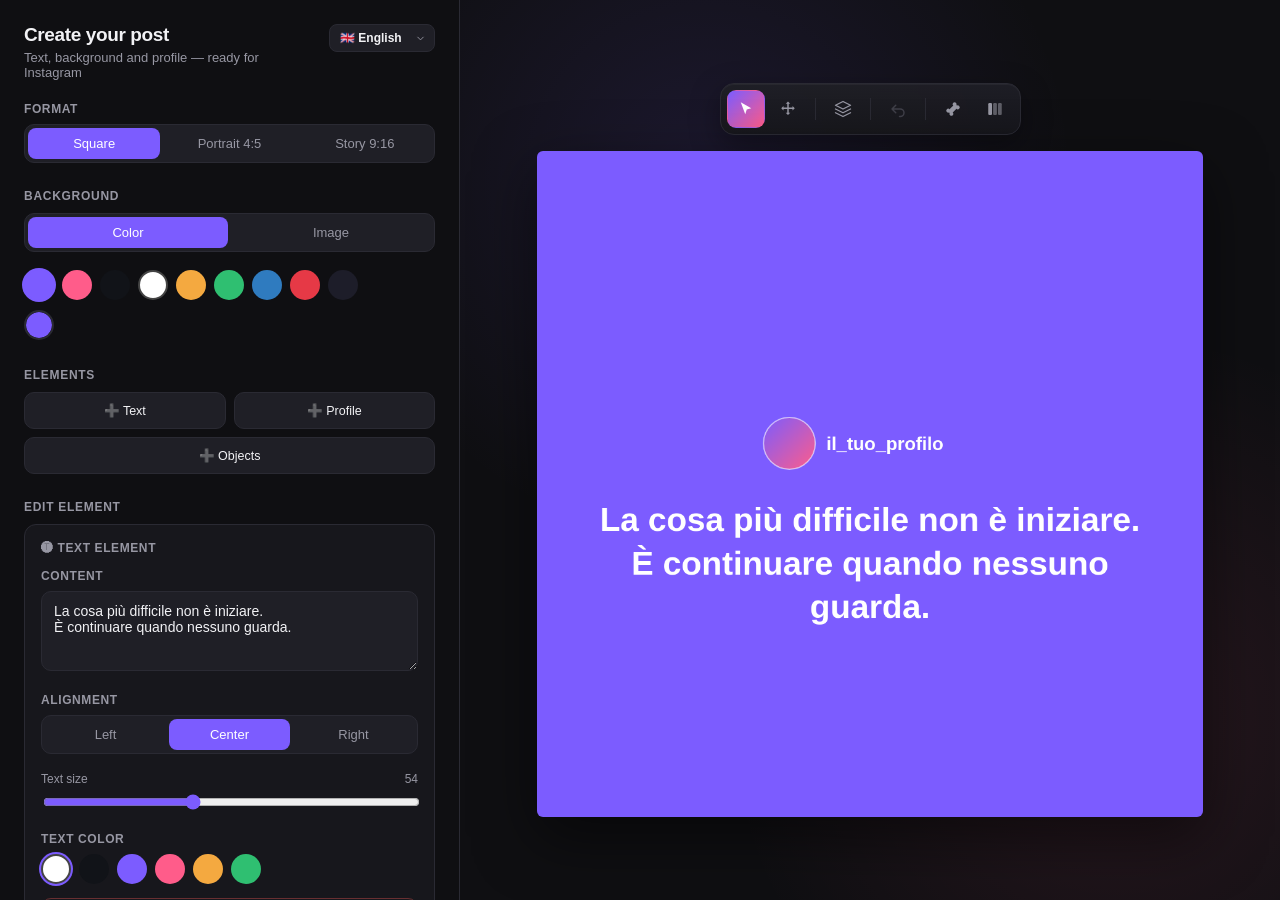
<file: index.html>
<!DOCTYPE html>
<html lang="it">
<head>
<meta charset="UTF-8">
<meta name="viewport" content="width=device-width, initial-scale=1, viewport-fit=cover">
<title>Post Creator</title>
<link rel="stylesheet" href="css/style.css">
</head>
<body>
<div class="app">
  <div class="panel">
    <div class="title-row">
      <div>
        <h1 data-i18n="title">Crea il tuo post</h1>
        <p class="subtitle" data-i18n="subtitle">Testo, sfondo e profilo — pronto per Instagram</p>
      </div>
      <select class="lang-select" id="langSelect" aria-label="Lingua / Language">
        <option value="it">🇮🇹 Italiano</option>
        <option value="en">🇬🇧 English</option>
        <option value="es">🇪🇸 Español</option>
        <option value="fr">🇫🇷 Français</option>
        <option value="de">🇩🇪 Deutsch</option>
      </select>
    </div>

    <div class="field">
      <label data-i18n="label_format">Formato</label>
      <div class="seg" id="formatSeg">
        <button data-fmt="square" class="active" data-i18n="fmt_square">Quadrato</button>
        <button data-fmt="portrait" data-i18n="fmt_portrait">Verticale 4:5</button>
        <button data-fmt="story" data-i18n="fmt_story">Storia 9:16</button>
      </div>
    </div>

    <div class="section-title" data-i18n="section_background">Sfondo</div>
    <div class="field">
      <div class="seg" id="bgModeSeg">
        <button data-mode="color" class="active" data-i18n="bgmode_color">Colore</button>
        <button data-mode="image" data-i18n="bgmode_image">Immagine</button>
      </div>
    </div>
    <div class="field" id="bgColorField">
      <div class="swatches" id="colorSwatches"></div>
      <input type="color" id="customColor" value="#7c5cff">
    </div>
    <div class="field" id="bgImageField" style="display:none;">
      <label class="file-btn" for="bgImageInput" data-i18n="bgimage_label">📷 Carica immagine di sfondo</label>
      <input type="file" id="bgImageInput" accept="image/*">
    </div>

    <div class="section-title" data-i18n="section_elements">Elementi</div>
    <div class="add-row">
      <button class="action-btn" id="addTextBtn" data-i18n="add_text">➕ Testo</button>
      <button class="action-btn" id="addProfileBtn" data-i18n="add_profile">➕ Profilo</button>
    </div>
    <div class="add-row">
      <div class="objects-menu-wrap">
        <button class="action-btn" id="addObjectBtn" data-i18n="add_object">➕ Oggetti</button>
        <div class="objects-menu" id="objectsMenu">
          <button type="button" data-shape="line" data-i18n="shape_line">📏 Linea</button>
          <button type="button" data-shape="rect" data-i18n="shape_rect">▭ Rettangolo</button>
          <button type="button" data-shape="circle" data-i18n="shape_circle">⚪ Cerchio</button>
          <button type="button" data-shape="rhombus" data-i18n="shape_rhombus">◆ Rombo</button>
        </div>
      </div>
    </div>

    <div class="section-title" data-i18n="section_edit_element">Modifica elemento</div>
    <div id="elementEditor"></div>

    <div class="section-title" data-i18n="section_structure">Struttura layout</div>
    <div class="struct-row">
      <button class="struct-btn export" id="exportStructBtn">
        <svg viewBox="0 0 24 24" width="16" height="16"><path d="M12 3v12m0 0-4-4m4 4 4-4M5 17v2a2 2 0 0 0 2 2h10a2 2 0 0 0 2-2v-2" fill="none" stroke="currentColor" stroke-width="1.8" stroke-linecap="round" stroke-linejoin="round"/></svg>
        <span data-i18n="export_struct">Esporta struttura</span>
      </button>
      <label class="struct-btn import" for="importStructInput">
        <svg viewBox="0 0 24 24" width="16" height="16"><path d="M12 15V3m0 0-4 4m4-4 4 4M5 17v2a2 2 0 0 0 2 2h10a2 2 0 0 0 2-2v-2" fill="none" stroke="currentColor" stroke-width="1.8" stroke-linecap="round" stroke-linejoin="round"/></svg>
        <span data-i18n="import_struct">Importa struttura</span>
      </label>
      <input type="file" id="importStructInput" accept="application/json,.json">
    </div>
    <div class="hint" data-i18n="hint_struct">Esporta solo il layout — testi, posizioni, colori, formato — in un piccolo file .json, senza le immagini caricate, per riusare velocemente la stessa impostazione su un nuovo post.</div>

    <div class="download-bar">
      <button class="btn-primary" id="downloadBtn" data-i18n="download_btn">Scarica immagine PNG</button>
    </div>
    <div class="hint" data-i18n="hint_sizes">Quadrato 1080×1080 · Verticale 1080×1350 · Storia 1080×1920 — tutte le dimensioni consigliate da Instagram.</div>
    <div class="hint" data-i18n="hint_autosave">💾 Il progetto viene salvato automaticamente in questo browser: se chiudi o ricarichi la pagina, lo ritrovi com'era.</div>
    <button type="button" class="link-btn" id="clearAutosaveBtn" data-i18n="clear_autosave">Cancella dati salvati e ricomincia</button>
  </div>

  <div class="stage">
    <div class="stage-inner">
      <div class="toolbar">
        <button class="tool-btn active" id="toolSelect" data-tooltip="Seleziona / naviga" data-i18n-tooltip="tooltip_select">
          <svg viewBox="0 0 24 24" width="18" height="18"><path d="M5 3l14 8-6 1.5L11 19z" fill="currentColor"/></svg>
        </button>
        <button class="tool-btn" id="toolMove" data-tooltip="Sposta gli elementi" data-i18n-tooltip="tooltip_move">
          <svg viewBox="0 0 24 24" width="18" height="18"><path d="M12 2l3 3h-2v5h5V8l3 3-3 3v-2h-5v5h2l-3 3-3-3h2v-5H6v2l-3-3 3-3v2h5V5H9z" fill="currentColor"/></svg>
        </button>
        <div class="tool-sep"></div>
        <button class="tool-btn" id="toolLayers" data-tooltip="Livelli" data-i18n-tooltip="tooltip_layers">
          <svg viewBox="0 0 24 24" width="18" height="18"><path d="M12 2 2 7l10 5 10-5zM2 12l10 5 10-5M2 17l10 5 10-5" fill="none" stroke="currentColor" stroke-width="1.8" stroke-linejoin="round" stroke-linecap="round"/></svg>
        </button>
        <div class="tool-sep"></div>
        <button class="tool-btn" id="toolUndo" data-tooltip="Annulla ultima modifica" data-i18n-tooltip="tooltip_undo" disabled>
          <svg viewBox="0 0 24 24" width="18" height="18"><path d="M9 7 4 12l5 5M4 12h11a5 5 0 0 1 0 10h-1" fill="none" stroke="currentColor" stroke-width="1.9" stroke-linecap="round" stroke-linejoin="round"/></svg>
        </button>
        <div class="tool-sep"></div>
        <button class="tool-btn" id="toolSkeleton" data-tooltip="Vista scheletro: mostra tutti i quadranti" data-i18n-tooltip="tooltip_skeleton">
          <svg viewBox="0 0 24 24" width="18" height="18">
            <g transform="rotate(45 12 12)">
              <rect x="9" y="5" width="6" height="14" rx="3" fill="currentColor"/>
              <circle cx="9" cy="6" r="2.6" fill="currentColor"/>
              <circle cx="15" cy="6" r="2.6" fill="currentColor"/>
              <circle cx="9" cy="18" r="2.6" fill="currentColor"/>
              <circle cx="15" cy="18" r="2.6" fill="currentColor"/>
            </g>
          </svg>
        </button>
        <button class="tool-btn" id="toolEditAll" data-tooltip="Modifica tutti gli elementi insieme" data-i18n-tooltip="tooltip_editall">
          <svg viewBox="0 0 24 24" width="18" height="18">
            <rect x="3" y="4" width="5" height="16" rx="1.5" fill="currentColor"/>
            <rect x="9.5" y="4" width="5" height="16" rx="1.5" fill="currentColor" opacity="0.55"/>
            <rect x="16" y="4" width="5" height="16" rx="1.5" fill="currentColor" opacity="0.55"/>
          </svg>
        </button>
      </div>

      <div class="all-elements-bar" id="allElementsBar">
        <div class="all-elements-scroll" id="allElementsScroll"></div>
      </div>

      <div class="layers-panel" id="layersPanel">
        <div class="layers-title" data-i18n="layers_title">Livelli</div>
        <div id="layersList"></div>
        <div class="layers-hint" data-i18n="layers_hint">Trascina l'ordine per decidere cosa sta sopra o sotto. Clicca un livello per modificarlo. Con lo strumento Sposta, trascina il cerchietto sull'angolo di un elemento selezionato per ridimensionarlo.</div>
      </div>

      <div class="canvas-wrap">
        <canvas id="canvas" width="1080" height="1080"></canvas>
        <div class="skeleton-overlay" id="skeletonOverlay"></div>
      </div>
    </div>
  </div>
</div>

<!--
  Ordine di caricamento IMPORTANTE: ogni file definisce funzioni/costanti
  globali usate da quelli successivi. main.js (l'ultimo) collega tutti gli
  eventi e avvia l'app, così quando gira è garantito che tutto il resto sia
  già stato definito.
-->
<script src="js/i18n/it.js"></script>
<script src="js/i18n/en.js"></script>
<script src="js/i18n/es.js"></script>
<script src="js/i18n/fr.js"></script>
<script src="js/i18n/de.js"></script>
<script src="js/i18n/index.js"></script>

<script src="js/utils.js"></script>
<script src="js/canvas-utils.js"></script>
<script src="js/element-types.js"></script>

<script src="js/state.js"></script>
<script src="js/persistence.js"></script>

<script src="js/ui-panel.js"></script>
<script src="js/ui-editor.js"></script>
<script src="js/ui-layers.js"></script>
<script src="js/ui-toolbar.js"></script>
<script src="js/ui-edit-all.js"></script>

<script src="js/canvas-render.js"></script>
<script src="js/interaction.js"></script>
<script src="js/io.js"></script>

<script src="js/main.js"></script>
</body>
</html>
</file>
<file: css/style.css>
:root {
    --bg: #0f0f12;
    --panel: #17171c;
    --panel-2: #1f1f26;
    --border: #2a2a33;
    --text: #f2f2f5;
    --muted: #9797a3;
    --accent: #7c5cff;
    --accent-2: #ff5c8a;
    --radius: 14px;
  }
  * { box-sizing: border-box; }
  html, body {
    height: 100%;
    margin: 0;
    background: var(--bg);
    color: var(--text);
    font-family: -apple-system, BlinkMacSystemFont, "Segoe UI", Roboto, Helvetica, Arial, sans-serif;
    padding-top: env(safe-area-inset-top, 0px);
    padding-bottom: env(safe-area-inset-bottom, 0px);
  }
  .app { display: flex; height: 100vh; flex-wrap: nowrap; align-items: stretch; }
  .panel {
    flex: 1 1 380px;
    padding: 24px;
    max-width: 460px;
    border-right: 1px solid var(--border);
    overflow-y: auto;
  }
  .stage {
    flex: 2 1 500px;
    display: flex;
    align-items: safe center;
    justify-content: safe center;
    padding: 32px;
    overflow: auto;
    background:
      radial-gradient(circle at 30% 20%, rgba(124,92,255,0.12), transparent 40%),
      radial-gradient(circle at 80% 80%, rgba(255,92,138,0.10), transparent 40%),
      var(--bg);
  }
  h1 { font-size: 19px; margin: 0 0 4px; letter-spacing: -0.02em; }
  .subtitle { color: var(--muted); font-size: 13px; margin: 0 0 22px; }
  .section-title {
    font-size: 12px; font-weight: 700; text-transform: uppercase;
    letter-spacing: 0.06em; color: var(--muted); margin: 26px 0 10px;
  }
  .section-title:first-of-type { margin-top: 0; }
  .field { margin-bottom: 18px; }
  label {
    display: block; font-size: 12px; font-weight: 600; text-transform: uppercase;
    letter-spacing: 0.05em; color: var(--muted); margin-bottom: 8px;
  }
  textarea, input[type="text"] {
    width: 100%; background: var(--panel-2); border: 1px solid var(--border);
    border-radius: 10px; color: var(--text); padding: 11px 12px; font-size: 14px;
    font-family: inherit; resize: vertical; outline: none;
  }
  textarea:focus, input[type="text"]:focus { border-color: var(--accent); }
  textarea { min-height: 80px; }
  .row { display: flex; gap: 10px; }
  .row > * { flex: 1; }
  .seg {
    display: flex; background: var(--panel-2); border: 1px solid var(--border);
    border-radius: 10px; padding: 3px; gap: 3px;
  }
  .seg button {
    flex: 1; background: transparent; border: none; color: var(--muted);
    padding: 8px 6px; border-radius: 8px; font-size: 13px; cursor: pointer; font-family: inherit;
  }
  .seg button.active { background: var(--accent); color: white; }
  .swatches { display: flex; flex-wrap: wrap; gap: 8px; margin-bottom: 10px; }
  .swatch {
    width: 30px; height: 30px; border-radius: 50%; cursor: pointer;
    border: 2px solid transparent; flex-shrink: 0;
  }
  .swatch.active { border-color: white; box-shadow: 0 0 0 2px var(--accent); }
  input[type="color"] {
    -webkit-appearance: none; width: 30px; height: 30px; border: 2px solid var(--border);
    border-radius: 50%; padding: 0; background: none; cursor: pointer;
  }
  input[type="color"]::-webkit-color-swatch-wrapper { padding: 0; border-radius: 50%; }
  input[type="color"]::-webkit-color-swatch { border: none; border-radius: 50%; }

  .file-btn, .action-btn {
    display: inline-flex; align-items: center; gap: 8px; background: var(--panel-2);
    border: 1px solid var(--border); border-radius: 10px; padding: 10px 14px;
    font-size: 13px; cursor: pointer; color: var(--text); width: 100%; justify-content: center;
    font-family: inherit;
  }
  .file-btn:hover, .action-btn:hover { border-color: var(--accent); }
  input[type="file"] { display: none; }

  .add-row { display: flex; gap: 8px; margin-bottom: 8px; }
  .add-row .action-btn { font-size: 12.5px; padding: 10px 8px; }

  .objects-menu-wrap { position: relative; width: 100%; }
  .objects-menu {
    position: absolute; top: calc(100% + 6px); left: 0; right: 0;
    background: linear-gradient(180deg, rgba(31,31,38,0.98), rgba(23,23,28,0.98));
    border: 1px solid var(--border); border-radius: 12px; padding: 6px;
    box-shadow: 0 16px 40px rgba(0,0,0,0.45); backdrop-filter: blur(8px);
    display: none; z-index: 25;
  }
  .objects-menu.open { display: block; }
  .objects-menu button {
    display: flex; align-items: center; gap: 8px; width: 100%; text-align: left;
    background: transparent; border: none; color: var(--text); padding: 9px 10px;
    border-radius: 8px; cursor: pointer; font-size: 13px; font-family: inherit;
  }
  .objects-menu button:hover { background: rgba(255,255,255,0.08); }

  .toggle-row { display: flex; align-items: center; justify-content: space-between; margin-bottom: 14px; }
  .switch { position: relative; width: 42px; height: 24px; flex-shrink: 0; }
  .switch input { display: none; }
  .slider-tog { position: absolute; inset: 0; background: var(--border); border-radius: 999px; cursor: pointer; transition: 0.2s; }
  .slider-tog::before {
    content: ""; position: absolute; width: 18px; height: 18px; left: 3px; top: 3px;
    background: white; border-radius: 50%; transition: 0.2s;
  }
  .switch input:checked + .slider-tog { background: var(--accent); }
  .switch input:checked + .slider-tog::before { transform: translateX(18px); }

  input[type="range"] { width: 100%; accent-color: var(--accent); }
  .range-label { display: flex; justify-content: space-between; font-size: 12px; color: var(--muted); margin-bottom: 6px; }

  .editor-block {
    background: var(--panel); border: 1px solid var(--border); border-radius: 12px;
    padding: 16px; margin-bottom: 10px;
  }
  .editor-empty { color: var(--muted); font-size: 13px; text-align: center; padding: 20px 0; }
  .editor-kind {
    display: flex; align-items: center; gap: 8px; font-size: 12px; color: var(--muted);
    text-transform: uppercase; letter-spacing: 0.05em; font-weight: 700; margin-bottom: 14px;
  }
  .delete-btn {
    width: 100%; background: transparent; border: 1px solid rgba(255,92,90,0.35);
    color: #ff8886; padding: 9px; border-radius: 10px; font-size: 13px; cursor: pointer;
    font-family: inherit; margin-top: 4px;
  }
  .delete-btn:hover { background: rgba(255,92,90,0.1); }

  .canvas-wrap {
    position: relative; box-shadow: 0 20px 60px rgba(0,0,0,0.5);
    border-radius: 6px; overflow: hidden; max-width: 100%;
  }
  canvas { display: block; max-width: 100%; max-height: 74vh; height: auto; width: auto; }

  .stage-inner { display: flex; flex-direction: column; align-items: center; position: relative; width: 100%; max-width: 100%; }

  .toolbar {
    display: flex; align-items: center; gap: 4px;
    background: linear-gradient(180deg, rgba(31,31,38,0.95), rgba(23,23,28,0.95));
    border: 1px solid var(--border); border-radius: 14px; padding: 6px; margin-bottom: 16px;
    box-shadow: 0 10px 30px rgba(0,0,0,0.35), inset 0 1px 0 rgba(255,255,255,0.04);
    backdrop-filter: blur(6px);
  }
  .tool-btn {
    position: relative; width: 38px; height: 38px; border-radius: 9px; border: 1px solid transparent;
    background: transparent; color: var(--muted); display: flex; align-items: center; justify-content: center;
    cursor: pointer; transition: background 0.15s, color 0.15s, transform 0.1s;
  }
  .tool-btn:hover { background: rgba(255,255,255,0.06); color: var(--text); }
  .tool-btn:active { transform: scale(0.94); }
  .tool-btn.active { background: linear-gradient(135deg, var(--accent), var(--accent-2)); color: white; }
  .tool-btn:disabled { opacity: 0.3; cursor: default; }
  .tool-btn:disabled:hover { background: transparent; color: var(--muted); }
  .tool-sep { width: 1px; height: 22px; background: var(--border); margin: 0 4px; }
  .tool-btn[data-tooltip]::after {
    content: attr(data-tooltip); position: absolute; top: calc(100% + 8px); left: 50%;
    transform: translateX(-50%); background: #0a0a0d; color: var(--text); font-size: 11px;
    padding: 5px 9px; border-radius: 6px; white-space: nowrap; opacity: 0; pointer-events: none;
    transition: opacity 0.15s; border: 1px solid var(--border); z-index: 20;
  }
  .tool-btn:not(:disabled):hover[data-tooltip]::after { opacity: 1; }

  .layers-panel {
    position: absolute; top: 62px; right: -4px; transform: translateX(calc(100% + 16px));
    width: 260px; background: linear-gradient(180deg, rgba(31,31,38,0.97), rgba(23,23,28,0.97));
    border: 1px solid var(--border); border-radius: 14px; padding: 14px;
    box-shadow: 0 20px 50px rgba(0,0,0,0.45); backdrop-filter: blur(8px);
    display: none; z-index: 30; max-height: 60vh; overflow-y: auto;
  }
  .layers-panel.open { display: block; }
  .layers-title { font-size: 12px; font-weight: 700; text-transform: uppercase; letter-spacing: 0.06em; color: var(--muted); margin-bottom: 10px; }
  .layer-row {
    display: flex; align-items: center; gap: 6px; background: var(--panel-2);
    border: 1px solid var(--border); border-radius: 9px; padding: 7px 8px; margin-bottom: 6px; cursor: pointer;
  }
  .layer-row.selected { border-color: var(--accent); box-shadow: 0 0 0 1px var(--accent) inset; }
  .layer-row.locked { opacity: 0.55; cursor: default; }
  .layer-icon { width: 18px; text-align: center; font-size: 13px; flex-shrink: 0; }
  .layer-name { flex: 1; font-size: 12.5px; font-weight: 500; white-space: nowrap; overflow: hidden; text-overflow: ellipsis; }
  .layer-actions { display: flex; gap: 1px; flex-shrink: 0; }
  .layer-btn {
    width: 22px; height: 22px; border-radius: 6px; border: none; background: transparent;
    color: var(--muted); cursor: pointer; font-size: 11px; display: flex; align-items: center; justify-content: center;
  }
  .layer-btn:hover:not(:disabled) { background: rgba(255,255,255,0.08); color: var(--text); }
  .layer-btn:disabled { opacity: 0.25; cursor: default; }
  .layers-hint { font-size: 11px; color: var(--muted); line-height: 1.5; margin-top: 4px; }

  .struct-row { display: flex; gap: 10px; margin-bottom: 8px; }
  .struct-btn {
    flex: 1; display: flex; align-items: center; justify-content: center; gap: 8px;
    background: var(--panel-2); border: 1px solid var(--border); border-radius: 10px;
    padding: 11px 12px; font-size: 13px; font-weight: 600; color: var(--text);
    cursor: pointer; font-family: inherit; position: relative; overflow: hidden;
    transition: border-color 0.18s, transform 0.12s, box-shadow 0.18s;
  }
  .struct-btn svg { flex-shrink: 0; position: relative; z-index: 1; transition: transform 0.18s; }
  .struct-btn span { position: relative; z-index: 1; }
  .struct-btn::before {
    content: ""; position: absolute; inset: 0; opacity: 0;
    background: linear-gradient(135deg, var(--accent), var(--accent-2));
    transition: opacity 0.18s;
  }
  .struct-btn:hover { border-color: transparent; box-shadow: 0 8px 20px rgba(124,92,255,0.28); }
  .struct-btn:hover::before { opacity: 1; }
  .struct-btn:hover svg { transform: translateY(-1px); }
  .struct-btn:active { transform: scale(0.97); }
  .struct-btn.export svg { color: var(--accent-2); }
  .struct-btn.import svg { color: var(--accent); }
  .struct-btn:hover svg { color: white; }

  .title-row { display: flex; align-items: flex-start; justify-content: space-between; gap: 10px; }
  .lang-select {
    appearance: none; -webkit-appearance: none; background: var(--panel-2);
    border: 1px solid var(--border); border-radius: 8px; color: var(--text);
    font-size: 12px; font-weight: 600; font-family: inherit; padding: 6px 26px 6px 10px;
    cursor: pointer; flex-shrink: 0; transition: border-color 0.15s;
    background-image: url("data:image/svg+xml;utf8,<svg xmlns='http://www.w3.org/2000/svg' viewBox='0 0 24 24' width='11' height='11'><path d='M6 9l6 6 6-6' fill='none' stroke='%239797a3' stroke-width='2' stroke-linecap='round' stroke-linejoin='round'/></svg>");
    background-repeat: no-repeat; background-position: right 8px center;
  }
  .lang-select:hover, .lang-select:focus { border-color: var(--accent); outline: none; }

  .download-bar { margin-top: 22px; display: flex; gap: 10px; }
  .link-btn {
    background: none; border: none; color: var(--muted); font-size: 11px;
    text-decoration: underline; cursor: pointer; padding: 0; margin-top: 8px; font-family: inherit;
  }
  .link-btn:hover { color: var(--text); }
  .btn-primary {
    flex: 1; background: linear-gradient(135deg, var(--accent), var(--accent-2)); border: none;
    color: white; padding: 13px; border-radius: 10px; font-size: 14px; font-weight: 600;
    cursor: pointer; font-family: inherit;
  }
  .btn-primary:active { transform: scale(0.98); }
  .hint { font-size: 11px; color: var(--muted); margin-top: 6px; line-height: 1.5; }

  .canvas-wrap.skeleton-active canvas { opacity: 0.055; }
  canvas { transition: opacity 0.25s; }

  .skeleton-overlay {
    position: absolute; inset: 0; z-index: 15; pointer-events: none;
  }
  .skeleton-overlay.active { pointer-events: auto; }
  .skeleton-box {
    position: absolute; box-sizing: border-box; border-radius: 8px;
    border: 2px dashed rgba(255,255,255,0.45); cursor: pointer;
    transition: border-color 0.15s, background 0.15s, box-shadow 0.15s;
  }
  .skeleton-box:hover { border-color: var(--accent); background: rgba(124,92,255,0.08); }
  .skeleton-box.selected {
    border-color: var(--accent); background: rgba(124,92,255,0.06);
    box-shadow: 0 0 0 1px var(--accent) inset;
  }
  .skeleton-label {
    position: absolute; top: -12px; left: 8px; display: flex; align-items: center; gap: 4px;
    background: var(--panel-2); border: 1px solid var(--border); color: var(--text);
    font-size: 10.5px; font-weight: 700; letter-spacing: 0.02em; white-space: nowrap;
    padding: 2px 8px; border-radius: 999px; box-shadow: 0 4px 10px rgba(0,0,0,0.35); pointer-events: none;
  }
  .skeleton-box.selected .skeleton-label {
    background: linear-gradient(135deg, var(--accent), var(--accent-2)); border-color: transparent; color: white;
  }

  .all-elements-bar {
    display: none; width: 100%; max-width: 720px; margin-bottom: 16px;
  }
  .all-elements-bar.open { display: block; }
  .all-elements-scroll {
    display: flex; gap: 12px; overflow-x: auto; padding: 4px 2px 12px;
    scroll-snap-type: x proximity;
  }
  .all-el-card {
    flex: 0 0 250px; scroll-snap-align: start;
    background: linear-gradient(180deg, rgba(31,31,38,0.97), rgba(23,23,28,0.97));
    border: 1px solid var(--border); border-radius: 14px; padding: 14px;
    box-shadow: 0 10px 30px rgba(0,0,0,0.35), inset 0 1px 0 rgba(255,255,255,0.04);
    cursor: default; transition: border-color 0.15s, box-shadow 0.15s;
  }
  .all-el-card.selected { border-color: var(--accent); box-shadow: 0 0 0 1px var(--accent) inset, 0 10px 30px rgba(0,0,0,0.35); }
  .all-el-card .field { margin-bottom: 12px; }
  .all-el-card textarea { min-height: 60px; font-size: 13px; }
  .all-el-card .seg button { padding: 7px 4px; font-size: 12px; }
  .all-el-card .swatch { width: 24px; height: 24px; }
  .all-el-card .file-btn { font-size: 12.5px; padding: 9px 10px; }
  .all-el-card-head { display: flex; align-items: center; justify-content: space-between; margin-bottom: 12px; }
  .all-el-card-actions { display: flex; gap: 2px; }
  .all-elements-scroll::-webkit-scrollbar { height: 8px; }

  ::-webkit-scrollbar { width: 8px; }
  ::-webkit-scrollbar-thumb { background: var(--border); border-radius: 4px; }

  @media (max-width: 760px) {
    .panel { max-width: 100%; border-right: none; border-bottom: 1px solid var(--border); }
    .app { flex-direction: column; height: auto; min-height: 100%; }
    .panel { height: auto; max-height: none; }
    .stage { height: auto; }
    canvas { max-height: 60vh; }
    .layers-panel {
      position: fixed; top: auto; bottom: 16px; left: 50%; right: auto;
      transform: translateX(-50%); width: min(92vw, 320px);
    }
  }
</file>
